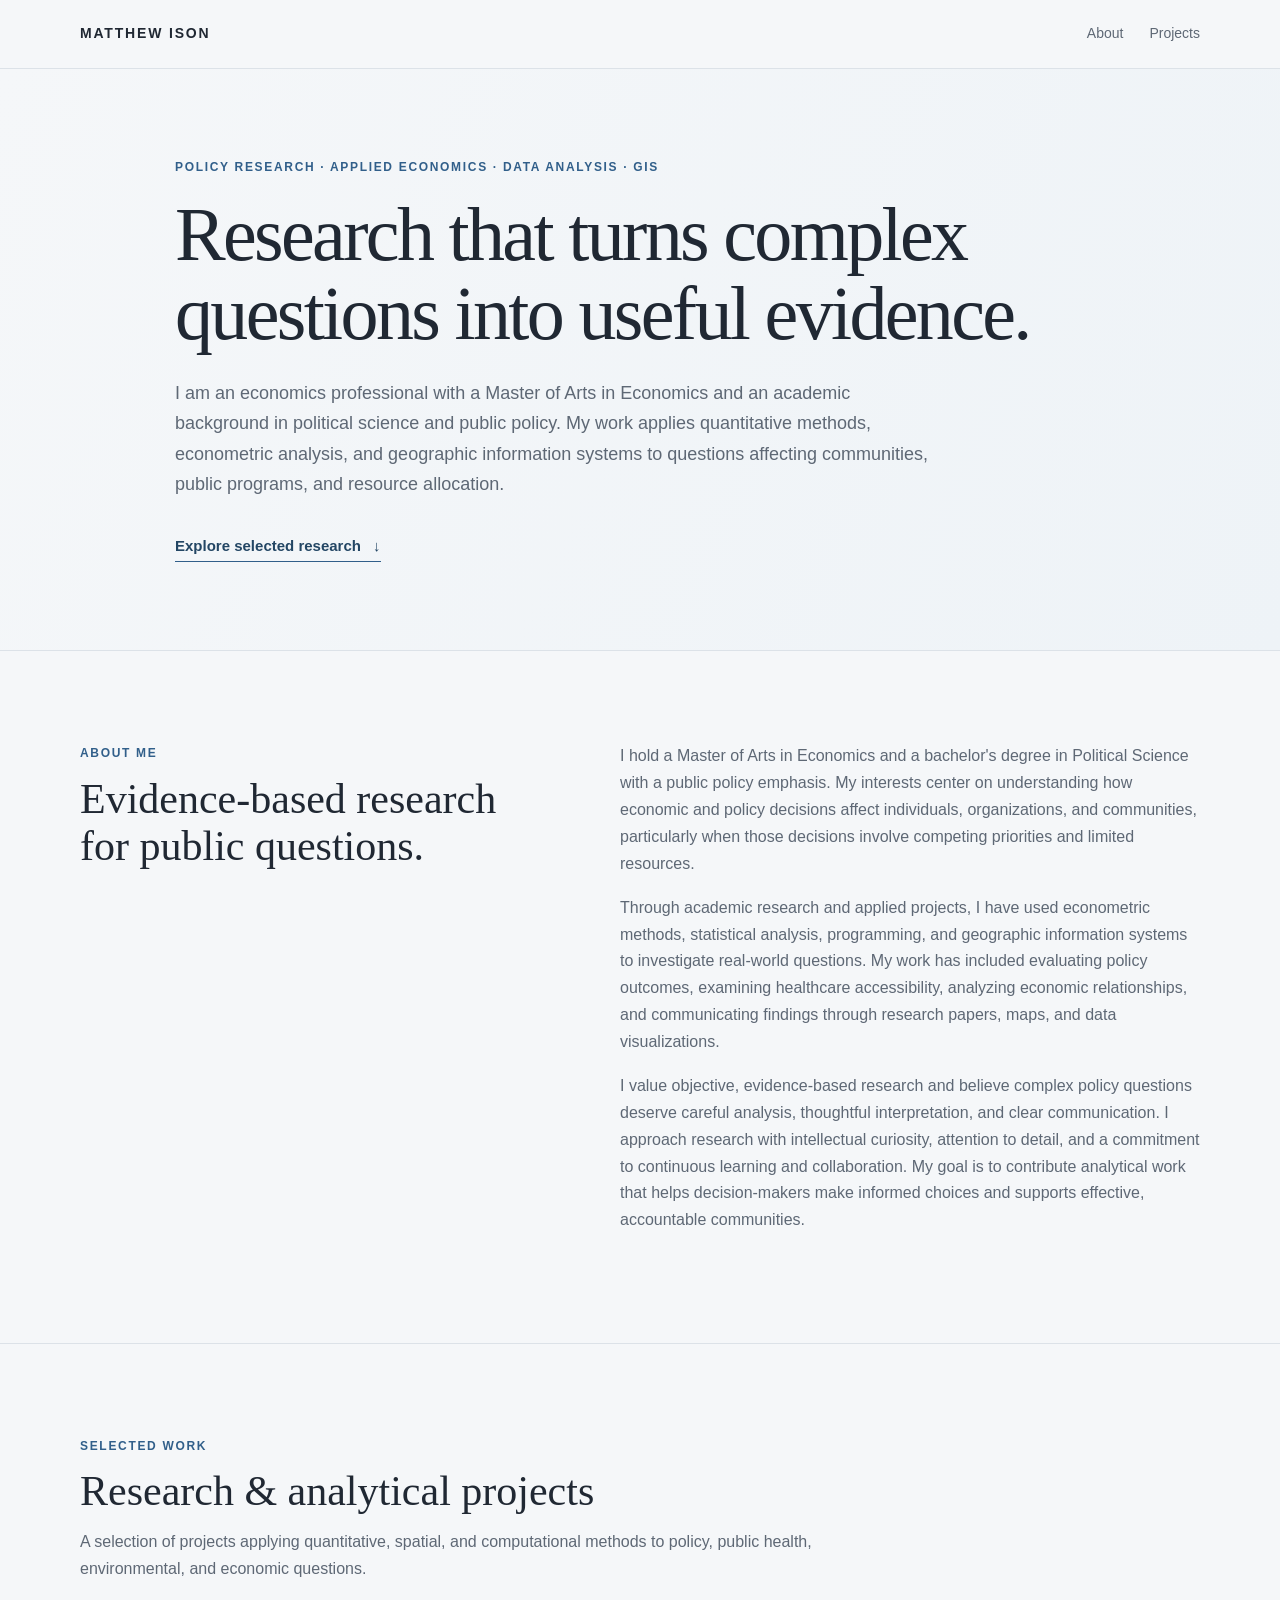
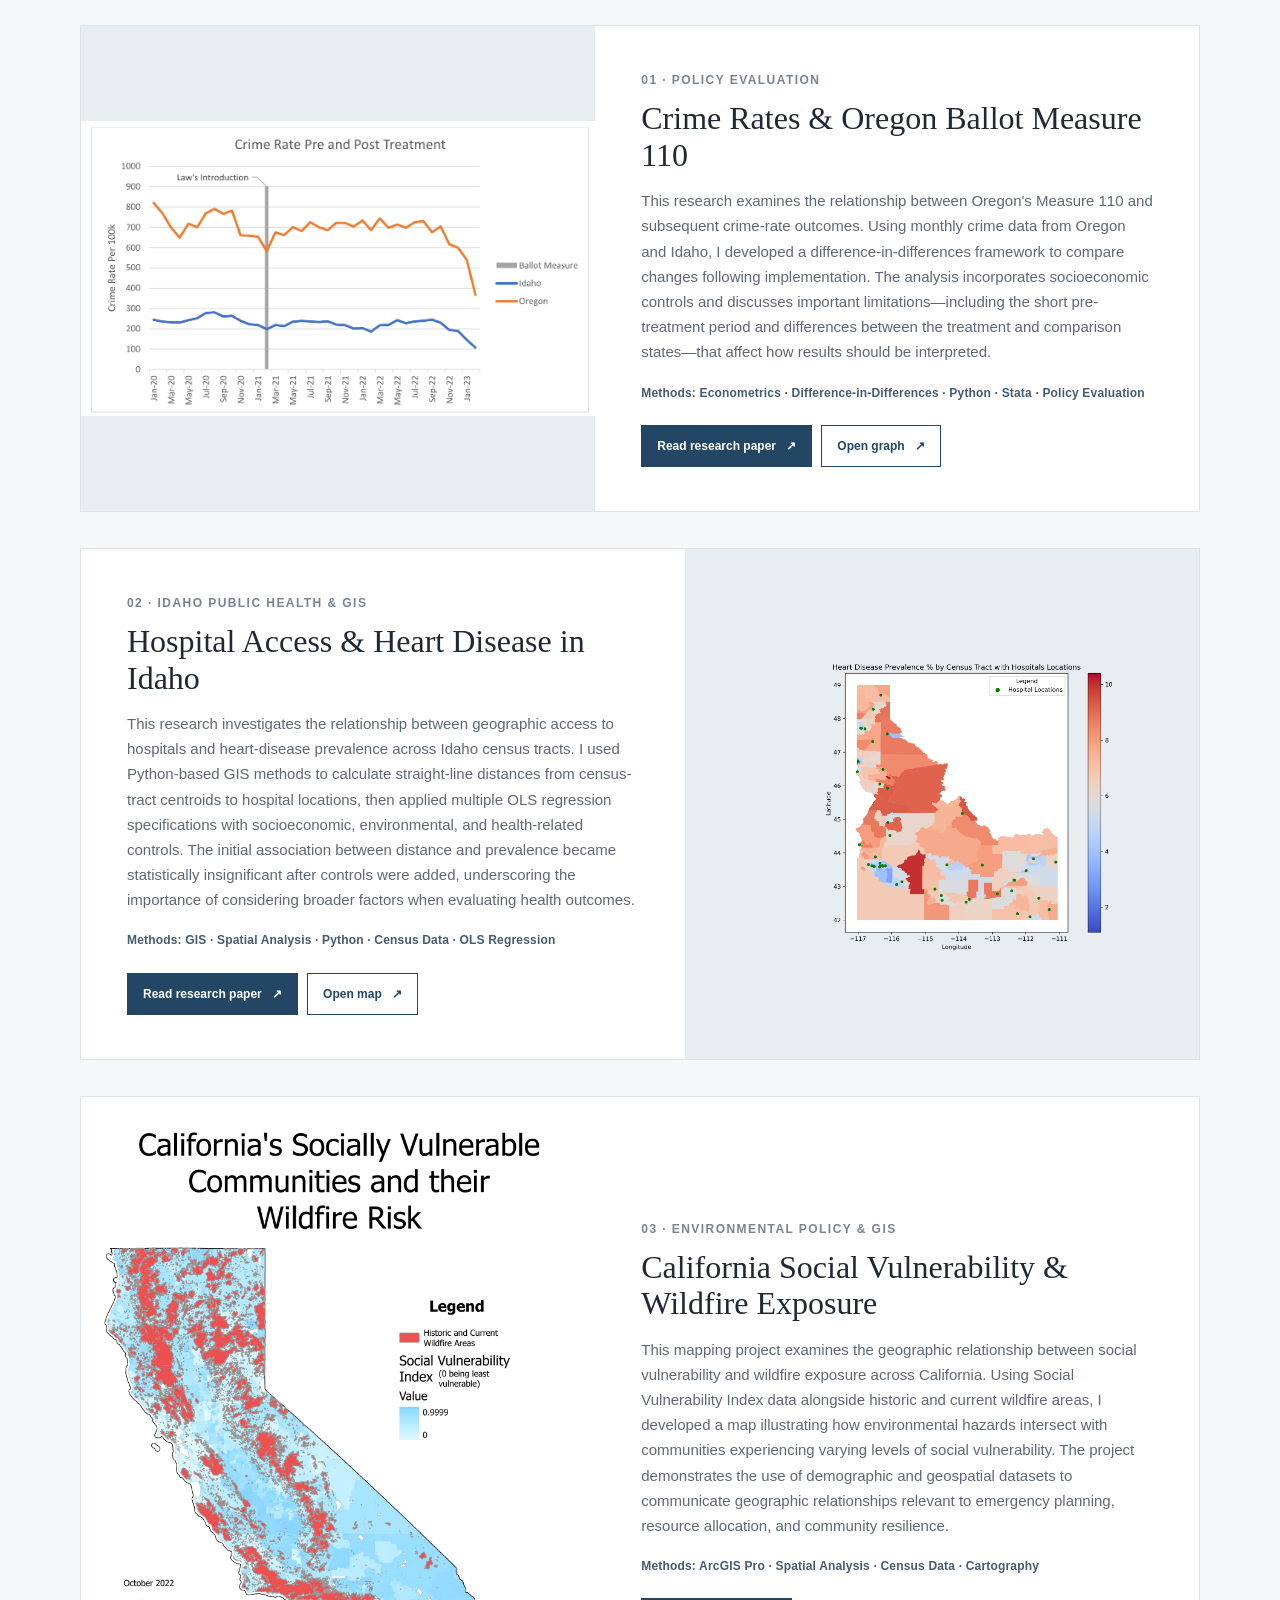
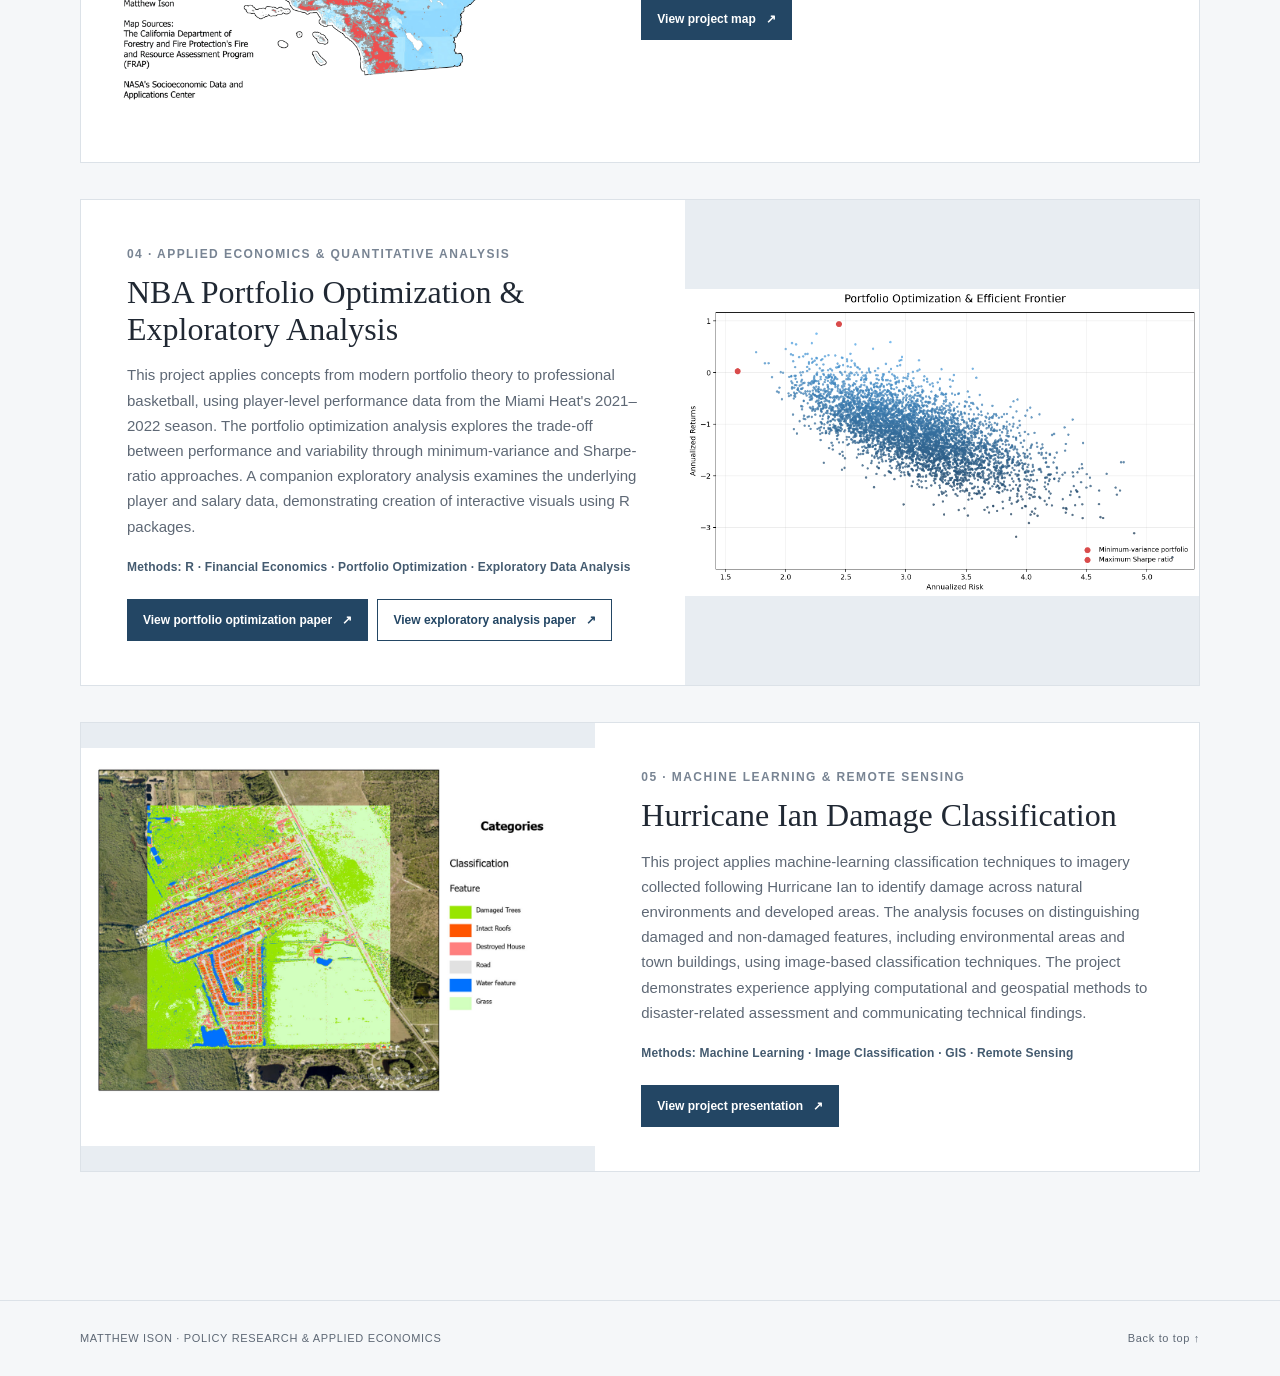
<file: index.html>
<!DOCTYPE html>
<html lang="en">
<head>
  <meta charset="UTF-8">
  <meta name="viewport" content="width=device-width, initial-scale=1.0">
  <meta name="description" content="Matthew Ison's portfolio of applied economics, policy research, quantitative analysis, and GIS projects.">
  <title>Matthew Ison | Policy Research &amp; Applied Economics</title>
  <link rel="stylesheet" href="style.css">
</head>
<body>
<header class="site-header">
  <div class="container nav">
    <a class="logo" href="#top">MATTHEW ISON</a>
    <nav aria-label="Main navigation"><a href="#about">About</a><a href="#projects">Projects</a></nav>
  </div>
</header>
<main id="top">
  <section class="hero">
    <div class="container hero-inner">
      <p class="eyebrow">POLICY RESEARCH · APPLIED ECONOMICS · DATA ANALYSIS · GIS</p>
      <h1>Research that turns complex questions into useful evidence.</h1>
      <p class="hero-text">I am an economics professional with a Master of Arts in Economics and an academic background in political science and public policy. My work applies quantitative methods, econometric analysis, and geographic information systems to questions affecting communities, public programs, and resource allocation.</p>
      <a class="text-link" href="#projects">Explore selected research <span>↓</span></a>
    </div>
  </section>

  <section id="about" class="about section">
    <div class="container about-grid">
      <div><p class="section-label">ABOUT ME</p><h2>Evidence-based research for public questions.</h2></div>
      <div>
        <p>I hold a Master of Arts in Economics and a bachelor's degree in Political Science with a public policy emphasis. My interests center on understanding how economic and policy decisions affect individuals, organizations, and communities, particularly when those decisions involve competing priorities and limited resources.</p>
        <p>Through academic research and applied projects, I have used econometric methods, statistical analysis, programming, and geographic information systems to investigate real-world questions. My work has included evaluating policy outcomes, examining healthcare accessibility, analyzing economic relationships, and communicating findings through research papers, maps, and data visualizations.</p>
        <p>I value objective, evidence-based research and believe complex policy questions deserve careful analysis, thoughtful interpretation, and clear communication. I approach research with intellectual curiosity, attention to detail, and a commitment to continuous learning and collaboration. My goal is to contribute analytical work that helps decision-makers make informed choices and supports effective, accountable communities.</p>
      </div>
    </div>
  </section>

  <section id="projects" class="projects section">
    <div class="container">
      <div class="section-heading"><p class="section-label">SELECTED WORK</p><h2>Research &amp; analytical projects</h2><p class="section-intro">A selection of projects applying quantitative, spatial, and computational methods to policy, public health, environmental, and economic questions.</p></div>

      <article class="project-card">
        <div class="project-visual image-visual"><img src="images/crime_rate_pre_post_treatment.png" alt="Comparison of crime-rate trends in Oregon and Idaho before and after Measure 110"></div>
        <div class="project-info"><span class="project-number">01 · POLICY EVALUATION</span>
          <h3>Crime Rates &amp; Oregon Ballot Measure 110</h3>
          <p>This research examines the relationship between Oregon's Measure 110 and subsequent crime-rate outcomes. Using monthly crime data from Oregon and Idaho, I developed a difference-in-differences framework to compare changes following implementation. The analysis incorporates socioeconomic controls and discusses important limitations—including the short pre-treatment period and differences between the treatment and comparison states—that affect how results should be interpreted.</p>
          <p class="methods">Methods: Econometrics · Difference-in-Differences · Python · Stata · Policy Evaluation</p>
          <div class="button-group"><a class="button" href="projects/CrimeRate_Analysis.pdf" target="_blank" rel="noopener">Read research paper <span>↗</span></a><a class="button button-secondary" href="images/crime_rate_pre_post_treatment.png" target="_blank" rel="noopener">Open graph <span>↗</span></a></div>
        </div>
      </article>

      <article class="project-card">
        <div class="project-visual image-visual"><img src="images/hospitalmap.png" alt="Idaho census tracts showing heart-disease prevalence and hospital locations"></div>
        <div class="project-info"><span class="project-number">02 · IDAHO PUBLIC HEALTH &amp; GIS</span>
          <h3>Hospital Access &amp; Heart Disease in Idaho</h3>
          <p>This research investigates the relationship between geographic access to hospitals and heart-disease prevalence across Idaho census tracts. I used Python-based GIS methods to calculate straight-line distances from census-tract centroids to hospital locations, then applied multiple OLS regression specifications with socioeconomic, environmental, and health-related controls. The initial association between distance and prevalence became statistically insignificant after controls were added, underscoring the importance of considering broader factors when evaluating health outcomes.</p>
          <p class="methods">Methods: GIS · Spatial Analysis · Python · Census Data · OLS Regression</p>
          <div class="button-group"><a class="button" href="projects/ECON540FinalPaper-1.pdf" target="_blank" rel="noopener">Read research paper <span>↗</span></a><a class="button button-secondary" href="images/hospitalmap.png" target="_blank" rel="noopener">Open map <span>↗</span></a></div>
        </div>
      </article>

      <article class="project-card">
        <div class="project-visual image-visual"><img src="images/california-wildfire-preview.png" alt="California social vulnerability and wildfire exposure map"></div>
        <div class="project-info"><span class="project-number">03 · ENVIRONMENTAL POLICY &amp; GIS</span>
          <h3>California Social Vulnerability &amp; Wildfire Exposure</h3>
          <p>This mapping project examines the geographic relationship between social vulnerability and wildfire exposure across California. Using Social Vulnerability Index data alongside historic and current wildfire areas, I developed a map illustrating how environmental hazards intersect with communities experiencing varying levels of social vulnerability. The project demonstrates the use of demographic and geospatial datasets to communicate geographic relationships relevant to emergency planning, resource allocation, and community resilience.</p>
          <p class="methods">Methods: ArcGIS Pro · Spatial Analysis · Census Data · Cartography</p>
          <div class="button-group"><a class="button" href="projects/WildfiremapCalifornia.pdf" target="_blank" rel="noopener">View project map <span>↗</span></a></div>
        </div>
      </article>

      <article class="project-card">
        <div class="project-visual image-visual"><img src="images/nba_portfolio_optimization_efficient_frontier.png" alt="NBA player portfolio optimization and efficient frontier visualization"></div>
        <div class="project-info"><span class="project-number">04 · APPLIED ECONOMICS &amp; QUANTITATIVE ANALYSIS</span>
          <h3>NBA Portfolio Optimization &amp; Exploratory Analysis</h3>
          <p>This project applies concepts from modern portfolio theory to professional basketball, using player-level performance data from the Miami Heat's 2021–2022 season. The portfolio optimization analysis explores the trade-off between performance and variability through minimum-variance and Sharpe-ratio approaches. A companion exploratory analysis examines the underlying player and salary data, demonstrating creation of interactive visuals using R packages.</p>
          <p class="methods">Methods: R · Financial Economics · Portfolio Optimization · Exploratory Data Analysis</p>
          <div class="button-group"><a class="button" href="projects/NBA_Portfolio_Analysis.html" target="_blank" rel="noopener">View portfolio optimization paper <span>↗</span></a><a class="button button-secondary" href="projects/NBA_Exploratory_Analysis.html" target="_blank" rel="noopener">View exploratory analysis paper <span>↗</span></a></div>
        </div>
      </article>

      <article class="project-card">
        <div class="project-visual image-visual"><img src="images/hurricane.png" alt="Hurricane Ian damage classification project imagery"></div>
        <div class="project-info"><span class="project-number">05 · MACHINE LEARNING &amp; REMOTE SENSING</span>
          <h3>Hurricane Ian Damage Classification</h3>
          <p>This project applies machine-learning classification techniques to imagery collected following Hurricane Ian to identify damage across natural environments and developed areas. The analysis focuses on distinguishing damaged and non-damaged features, including environmental areas and town buildings, using image-based classification techniques. The project demonstrates experience applying computational and geospatial methods to disaster-related assessment and communicating technical findings.</p>
          <p class="methods">Methods: Machine Learning · Image Classification · GIS · Remote Sensing</p>
          <div class="button-group"><a class="button" href="projects/GIS%20Graduate%20Project%20-%20MatthewIson.pptx.pdf" target="_blank" rel="noopener">View project presentation <span>↗</span></a></div>
        </div>
      </article>
    </div>
  </section>
</main>
<footer><div class="container footer-inner"><span>MATTHEW ISON · POLICY RESEARCH &amp; APPLIED ECONOMICS</span><a href="#top">Back to top ↑</a></div></footer>
</body>
</html>
</file>
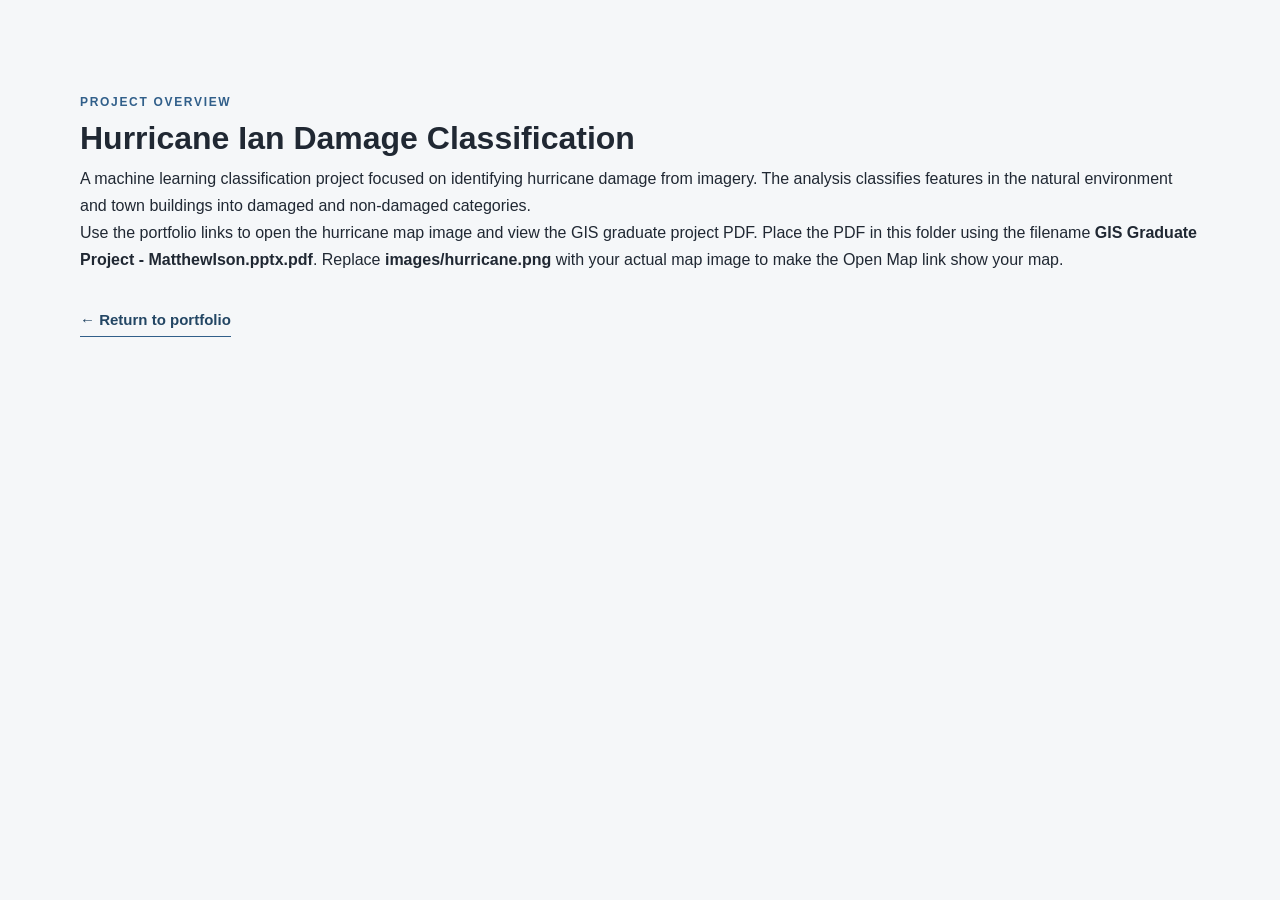
<file: projects/hurricane_ml.html>
<!DOCTYPE html><html lang="en"><head><meta charset="UTF-8"><meta name="viewport" content="width=device-width, initial-scale=1"><title>Hurricane & Machine Learning Projects</title><link rel="stylesheet" href="../style.css"></head><body><main class="container section"><p class="section-label">PROJECT OVERVIEW</p><h1>Hurricane Ian Damage Classification</h1><p>A machine learning classification project focused on identifying hurricane damage from imagery. The analysis classifies features in the natural environment and town buildings into damaged and non-damaged categories.</p><p>Use the portfolio links to open the hurricane map image and view the GIS graduate project PDF. Place the PDF in this folder using the filename <strong>GIS Graduate Project - MatthewIson.pptx.pdf</strong>. Replace <strong>images/hurricane.png</strong> with your actual map image to make the Open Map link show your map.</p><p><a class="text-link" href="../index.html#projects">← Return to portfolio</a></p></main></body></html>
</file>
<file: style.css>
* { box-sizing: border-box; margin: 0; padding: 0; }
:root { --ink:#202833; --muted:#5e6875; --line:#dce2e8; --paper:#f5f7f9; --white:#fff; --accent:#315f8a; --accent-dark:#234664; }
html { scroll-behavior:smooth; }
body { font-family:Arial,Helvetica,sans-serif; color:var(--ink); background:var(--paper); line-height:1.68; }
a { color:inherit; }
.container { width:min(1120px,90%); margin:0 auto; }
.site-header { position:sticky; top:0; z-index:20; background:rgba(245,247,249,.96); border-bottom:1px solid var(--line); backdrop-filter:blur(10px); }
.nav { min-height:68px; display:flex; align-items:center; justify-content:space-between; gap:30px; }
.logo { font-size:14px; font-weight:700; letter-spacing:.13em; text-decoration:none; }
.nav nav { display:flex; gap:26px; }
.nav nav a { color:var(--muted); text-decoration:none; font-size:14px; }
.nav nav a:hover { color:var(--accent); }
.hero { min-height:560px; display:flex; align-items:center; border-bottom:1px solid var(--line); background:linear-gradient(115deg,#f5f7f9 0%,#eef3f7 100%); }
.hero-inner { max-width:930px; padding:88px 0; }
.eyebrow,.section-label { color:var(--accent); font-size:12px; font-weight:700; letter-spacing:.14em; }
.hero h1 { max-width:900px; margin:18px 0 25px; font-family:Georgia,'Times New Roman',serif; font-size:clamp(44px,6.7vw,76px); font-weight:400; line-height:1.04; letter-spacing:-.035em; }
.hero-text { max-width:760px; color:var(--muted); font-size:18px; }
.text-link { display:inline-block; margin-top:34px; color:var(--accent-dark); font-size:15px; font-weight:700; text-decoration:none; border-bottom:1px solid var(--accent); padding-bottom:3px; }
.text-link span { margin-left:8px; }
.section { padding:92px 0; }
.about { border-bottom:1px solid var(--line); }
.about-grid { display:grid; grid-template-columns:1fr 1.25fr; gap:76px; }
.about h2,.section-heading h2 { margin-top:12px; font-family:Georgia,'Times New Roman',serif; font-size:42px; font-weight:400; line-height:1.12; }
.about p:not(.section-label) { color:var(--muted); font-size:16px; margin-bottom:17px; }
.section-heading { margin-bottom:42px; }
.section-intro { color:var(--muted); max-width:760px; margin-top:14px; }
.project-card { display:grid; grid-template-columns:46% 54%; min-height:420px; margin-bottom:36px; background:var(--white); border:1px solid var(--line); overflow:hidden; transition:transform .2s ease,box-shadow .2s ease; }
.project-card:hover { transform:translateY(-3px); box-shadow:0 14px 32px rgba(32,40,51,.08); }
.project-card:nth-of-type(even) { grid-template-columns:54% 46%; }
.project-card:nth-of-type(even) .project-visual { order:2; }
.project-card:nth-of-type(even) .project-info { order:1; }
.project-visual { min-height:420px; background:#e8edf2; overflow:hidden; }
.image-visual img { width:100%; height:100%; min-height:420px; display:block; object-fit:contain; background-color: #e8edf2; transition:transform .4s ease; }
.project-card:hover .image-visual img { transform:scale(1.02); }
.project-info { padding:44px 46px; display:flex; flex-direction:column; justify-content:center; }
.project-number { color:#788493; font-size:12px; font-weight:700; letter-spacing:.12em; }
.project-info h3 { margin:10px 0 15px; font-family:Georgia,'Times New Roman',serif; font-size:32px; font-weight:400; line-height:1.14; }
.project-info p { color:var(--muted); font-size:15px; margin-bottom:18px; }
.project-info .methods { color:#445b70; font-size:12px; font-weight:700; letter-spacing:.015em; margin-bottom:22px; }
.button-group { display:flex; flex-wrap:wrap; gap:9px; }
.button { align-self:flex-start; padding:10px 15px; background:var(--accent-dark); color:#fff; text-decoration:none; font-size:12px; font-weight:700; border:1px solid var(--accent-dark); transition:background .2s ease,color .2s ease; }
.button:hover { background:transparent; color:var(--accent-dark); }
.button span { margin-left:7px; }
.button-secondary { background:transparent; color:var(--accent-dark); }
.button-secondary:hover { background:var(--accent-dark); color:#fff; }
footer { border-top:1px solid var(--line); padding:28px 0; color:var(--muted); font-size:11px; letter-spacing:.06em; }
.footer-inner { display:flex; justify-content:space-between; gap:20px; }
.footer-inner a { text-decoration:none; }
@media(max-width:800px) { .hero{min-height:auto}.hero-inner{padding:72px 0}.about-grid{grid-template-columns:1fr;gap:30px}.project-card,.project-card:nth-of-type(even){grid-template-columns:1fr}.project-card:nth-of-type(even) .project-visual,.project-card:nth-of-type(even) .project-info{order:initial}.project-visual,.image-visual img{min-height:290px}.project-info{padding:32px}.project-info h3{font-size:28px} }
@media(max-width:520px) { .nav{min-height:60px}.nav nav{gap:16px}.hero h1{font-size:43px}.section{padding:68px 0}.about h2,.section-heading h2{font-size:34px}.footer-inner{flex-direction:column} }
</file>
